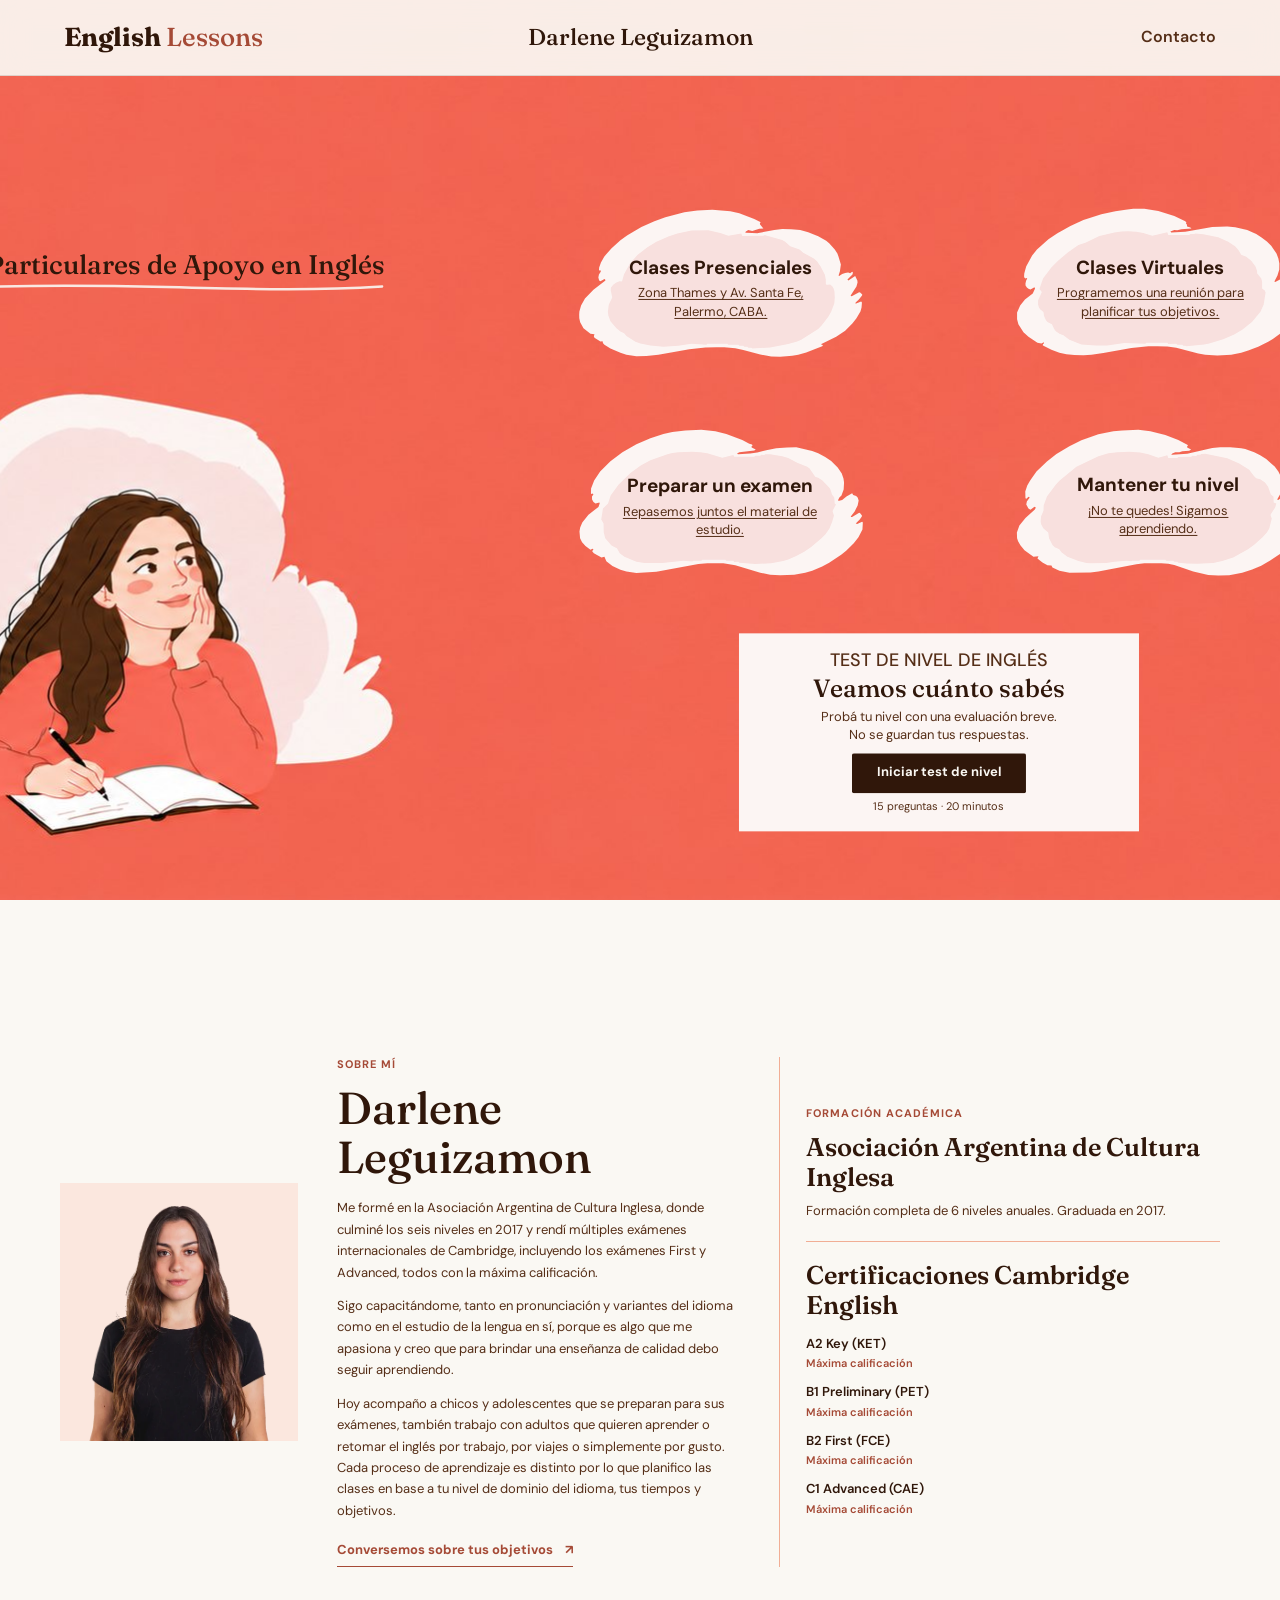
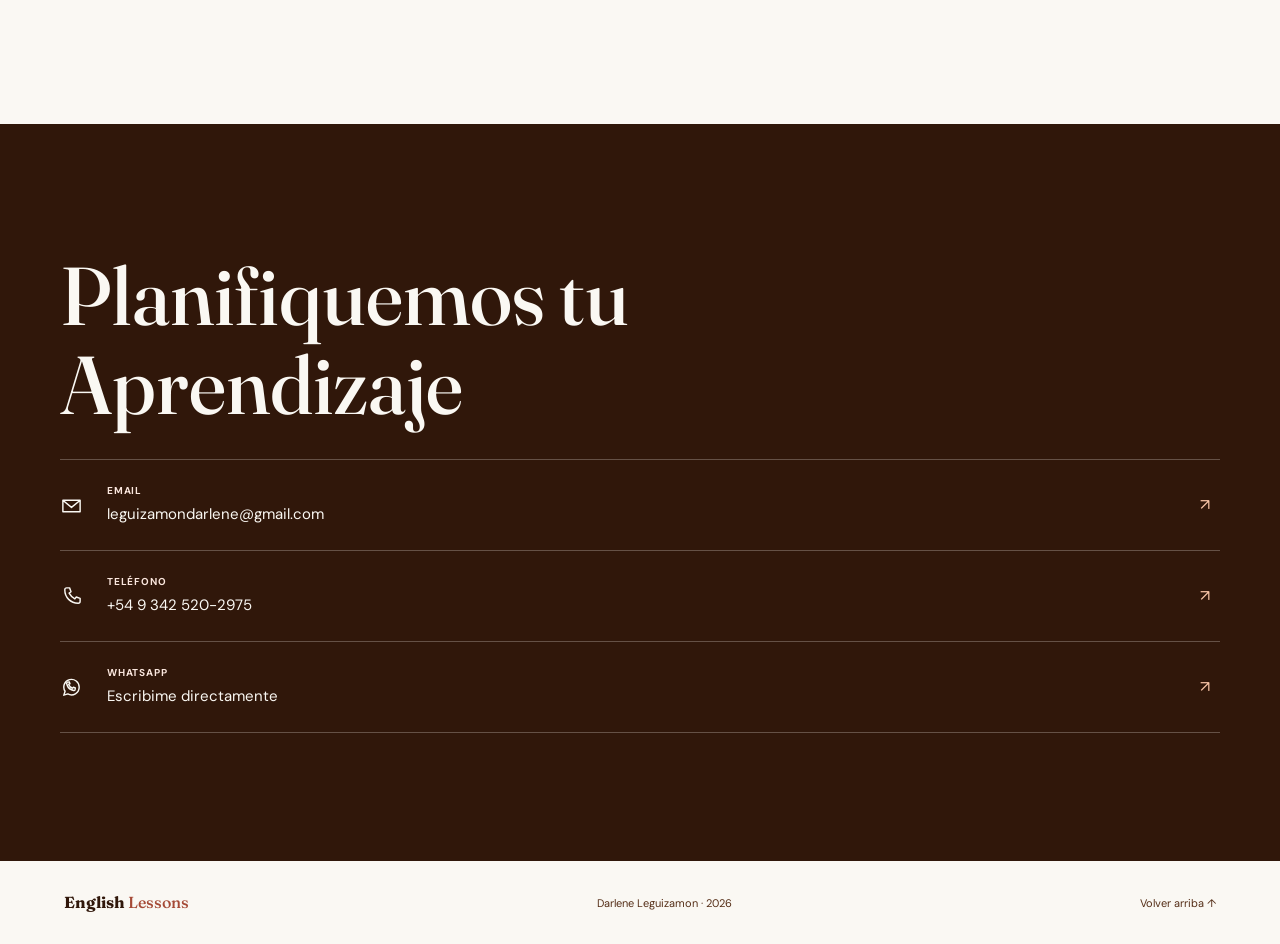
<file: index.html>
<!doctype html>
<html lang="es-AR">
<head>
  <meta charset="utf-8">
  <meta name="viewport" content="width=device-width, initial-scale=1">
  <meta name="description" content="Clases particulares de inglés para chicos, adolescentes y adultos. Preparación para exámenes y acompañamiento personalizado con Darlene Leguizamon.">
  <meta property="og:title" content="English Lessons | Darlene Leguizamon">
  <meta property="og:description" content="Clases particulares de inglés, preparación para exámenes y acompañamiento a tu medida.">
  <meta property="og:type" content="website">
  <meta property="og:site_name" content="English Lessons">
  <meta property="og:locale" content="es_AR">
  <meta property="og:url" content="https://englishlessons.com.ar/">
  <meta property="og:image" content="https://englishlessons.com.ar/assets/img/og-image.jpg">
  <meta property="og:image:width" content="1200">
  <meta property="og:image:height" content="630">
  <meta property="og:image:alt" content="Ilustración de Darlene estudiando con un cuaderno">
  <meta name="twitter:card" content="summary_large_image">
  <meta name="theme-color" content="#FAF8F3">
  <title>English Lessons | Darlene Leguizamon</title>
  <link rel="canonical" href="https://englishlessons.com.ar/">
  <script type="application/ld+json">
  {
    "@context": "https://schema.org",
    "@type": "LocalBusiness",
    "name": "English Lessons | Darlene Leguizamon",
    "description": "Clases particulares de inglés presenciales y virtuales para chicos, adolescentes y adultos. Preparación para exámenes Cambridge.",
    "url": "https://englishlessons.com.ar/",
    "image": "https://englishlessons.com.ar/assets/img/og-image.jpg",
    "telephone": "+5493425202975",
    "email": "leguizamondarlene@gmail.com",
    "address": { "@type": "PostalAddress", "addressLocality": "Palermo", "addressRegion": "Ciudad Autónoma de Buenos Aires", "addressCountry": "AR" },
    "areaServed": "Ciudad Autónoma de Buenos Aires",
    "founder": { "@type": "Person", "name": "Darlene Leguizamon", "jobTitle": "Profesora particular de inglés" }
  }
  </script>
  <link rel="icon" type="image/svg+xml" href="assets/img/favicon.svg">
  <link rel="preconnect" href="https://fonts.googleapis.com">
  <link rel="preconnect" href="https://fonts.gstatic.com" crossorigin>
  <link href="https://fonts.googleapis.com/css2?family=DM+Sans:wght@400;500;600;700&family=Fraunces:opsz,wght@9..144,500;9..144,600;9..144,700&display=swap" rel="stylesheet">
  <link rel="stylesheet" href="css/styles.css">
  <script src="js/main.js" defer></script>
</head>
<body>
  <header class="site-header">
    <a class="wordmark" href="#inicio" aria-label="English Lessons, ir al inicio">English <span>Lessons</span></a>
    <a class="header-person" href="#sobre-mi">Darlene Leguizamon</a>
    <nav class="site-nav" aria-label="Navegación principal"><a href="#contacto">Contacto</a></nav>
  </header>

  <main>
    <section class="hero" id="inicio" aria-label="Clases particulares de inglés">
      <div class="hero-stage">
        <div class="hero-canvas">
          <h1 class="hero-title">Clases Particulares de Apoyo en Inglés</h1>
          <div class="hero-column hero-options" aria-label="Modalidades y objetivos de las clases">
            <article class="brush-item hero-cloud-1 reveal">
              <svg class="hero-cloud-shape" viewBox="812 305 284 147" aria-hidden="true" focusable="false"><path class="hero-cloud-outer" fill-rule="evenodd" d="M930.5 305.5L917.5 307.2L898.5 312.2L887.5 316.3L874.5 322.1L860.5 330.3L853.5 335.3L844.4 343.5L837.4 351.5L834 357.5L832.2 362.5L832 365.5L833.5 365.3L833.9 366.5L832 369.5L831.4 372.5L832.2 375.5L833.5 376.3L837.5 374.2L838.2 374.5L838.5 375.5L826.5 384.9L818 393.5L814.1 400.5L812.4 406.5L812.2 409.5L812.3 413.5L813.2 417.5L816.5 423.5L823.5 428.9L827.5 429.3L826.9 431.5L827.5 432.9L833.5 436.7L835.6 436.5L836.1 438.5L837.5 439.8L843.5 443.6L853.5 448L859.5 449.9L869.5 451.3L879.5 451.1L891.5 449.9L922.5 444.3L938.5 442.7L949.5 442.3L957.5 442.4L968.5 443.5L976.5 445.1L993.5 449.7L1004.5 451.6L1013.5 451.8L1025.5 450.8L1031.5 449.9L1039.5 447.7L1055.5 441.5L1056.3 440.5L1054.2 439.5L1069.5 431.9L1078.5 425.9L1085.9 418.5L1089.8 413.5L1093.8 406.5L1094.9 402.5L1095.3 397.5L1094.5 396.7L1089.5 398.7L1088.7 398.5L1089 397.5L1092.2 394.5L1095.4 390.5L1095.6 389.5L1093.5 387.5L1092.5 387.3L1085.5 391.1L1084.5 391.4L1084 390.5L1089.8 381.5L1090.9 377.5L1090.7 375.5L1088.5 371L1082.5 375.1L1081.5 375.5L1080.8 374.5L1085.8 369.5L1086.3 367.5L1085.5 366.9L1083.5 368.2L1081.5 367.5L1078.5 368.1L1075.5 369.2L1072.5 371.1L1071.9 370.5L1073.2 366.5L1074.2 359.5L1071.8 351.5L1070.7 348.5L1068.1 344.5L1062.5 338.4L1059.5 335.9L1051.5 331.4L1041.5 327.2L1033.5 325.1L1024.5 324.2L1015.5 324.1L1007.5 325L990.5 328.2L979.5 327.9L978.4 327.5L979.1 326.5L981.5 325.1L985.5 325.9L992.5 323.8L996.6 323.5L993.3 319.5L993.1 318.5L993.8 317.5L993.5 317.1L987.5 314.1L972.5 308.2L963.5 306.2L945.5 304.8Z"/><path class="hero-cloud-inner" fill-rule="evenodd" d="M924.5 325.4L910.5 328.5L901.5 331.6L889.5 336.7L880.5 342.2L870.5 350.1L863 358.5L857 369.5L855.4 375.5L854.7 376.5L852.5 376.3L849.5 377.5L846.5 379.5L844 382.5L843.8 385.5L845.3 392.5L841.9 399.5L840.9 406.5L841.4 410.5L843.5 416.5L849.5 423.4L853.5 426.6L857.2 428.5L859.5 431.1L868.5 436.9L873.5 438.7L883.5 440.6L896.5 441.9L911.5 440.8L924.5 439L939.5 440L940.5 439L960.5 439L961.5 440L971.5 439.9L972.5 440.9L976.5 441L977.5 442L980.5 442L981.5 443L984.5 442.9L985.5 443.6L1003.5 442.7L1021.5 439.1L1030.5 436.7L1034.5 435L1051.5 424.1L1055.1 420.5L1061.8 411.5L1064.6 406.5L1067.6 398.5L1068.1 392.5L1067.8 386.5L1066.9 383.5L1065.8 381.5L1063.5 379.7L1060.5 379.9L1059.2 379.5L1059.1 374.5L1058.1 369.5L1053.9 361.5L1050.5 356.5L1047.5 353.8L1036.5 347.7L1032.8 344.5L1023.5 341.4L1018.5 336.7L1015.5 335L998.5 330.3L997.5 330.2L996.5 330.9L975.5 331L974.5 328.6L961.5 330.7L953.5 328L941.5 325.2Z"/></svg>
              <div class="brush-copy"><h2>Clases Presenciales</h2><p><a href="https://www.google.com/maps/search/?api=1&amp;query=Av.+Santa+Fe+y+Thames,+Palermo,+CABA" target="_blank" rel="noopener noreferrer">Zona Thames y Av. Santa Fe, Palermo, CABA.</a></p></div>
            </article>
            <article class="brush-item hero-cloud-2 reveal">
              <svg class="hero-cloud-shape" viewBox="1161 305 282 147" aria-hidden="true" focusable="false"><path class="hero-cloud-outer" fill-rule="evenodd" d="M1271.5 305.5L1259.5 307.2L1245.5 310.3L1227.5 316.1L1214.5 322L1201.5 329.2L1192.5 335.2L1181 345.5L1176.2 351.5L1170.2 362.5L1168.3 369.5L1168.1 372.5L1168.5 373.9L1169.5 374.5L1170.5 374L1171.3 374.5L1170.2 376.5L1169.5 379.5L1169.6 381.5L1170.9 383.5L1172.5 384.9L1174.5 385.6L1178.5 383.3L1179.1 384.5L1176.8 389.5L1169 395.5L1164.2 401.5L1161.1 408.5L1161.1 415.5L1162.4 420.5L1167.5 428.3L1172.5 432.9L1181.5 439L1185.5 439.7L1187.9 438.5L1188.1 439.5L1187 440.5L1186.8 441.5L1187.5 442L1195.5 446L1203.5 448.9L1210.5 450.4L1218.5 451.2L1227.5 451.3L1235.5 450.8L1247.5 449.2L1275.5 444.1L1292.5 442.5L1301.5 442.3L1311.5 442.7L1320.5 443.9L1342.5 449.7L1349.5 451L1361.5 451.7L1375.5 450.8L1385.5 448.9L1392.5 446.7L1402.5 442.9L1412.5 437.9L1417.5 434.9L1428.5 426.7L1433.5 422.3L1439.7 414.5L1441.8 410.5L1443.1 402.5L1442.5 401.7L1436.5 403.9L1435.8 403.5L1440.5 398.5L1442.9 394.5L1441.5 393.1L1439.5 392.9L1431.5 397.2L1430.7 396.5L1434.7 391.5L1437.8 385.5L1439.1 381.5L1438.9 378.5L1437.5 376.5L1436 375.5L1435.5 374L1434.5 374.2L1428.5 379L1427.1 378.5L1430.2 375.5L1430.5 374.2L1424.6 375.5L1419.5 378L1418.7 377.5L1421.8 371.5L1423.6 365.5L1423.7 359.5L1422.7 354.5L1420.8 349.5L1415.5 341.8L1411.2 337.5L1405.5 333.2L1400.5 330.1L1391.5 326.1L1379.5 323.3L1371.5 322.5L1356.5 323.1L1329.5 327.8L1315.5 328.5L1314.6 327.5L1318.5 325.9L1321.5 326.2L1325.5 325.3L1335.7 324.5L1334.6 323.5L1331.3 322.5L1331.1 320.5L1330.2 319.5L1330.6 318.5L1329.5 317.2L1318.5 311.9L1302.5 306.9L1288.5 304.8L1277.5 304.8Z"/><path class="hero-cloud-inner" fill-rule="evenodd" d="M1265.5 327.5L1258.5 328.5L1243.5 332.1L1229.5 338.7L1222.5 341L1211.5 348.9L1202.4 356.5L1195.4 363.5L1187.1 374.5L1183.6 384.5L1183.7 385.5L1185.6 387.5L1185.7 388.5L1182.1 396.5L1182.1 400.5L1183 403.5L1184.4 405.5L1187.5 408.2L1188.2 412.5L1190 416.5L1191.5 418.1L1196 420.5L1198.4 425.5L1199.9 427.5L1203.5 430L1207.5 431.3L1213.5 435.8L1225.5 440.6L1239.5 441.6L1251.5 441.6L1268.5 439.1L1289.5 440L1290.5 439L1311.5 439L1312.5 440.1L1320.5 440L1321.5 441L1326.5 441L1327.5 442L1329.5 441.9L1330.5 442.5L1348.5 440.7L1353.5 439.7L1367.5 435.5L1378.5 430.6L1386.5 426L1396.5 418L1404.9 407.5L1408 400.5L1409.9 388.5L1409.1 386.5L1406.4 384.5L1406.4 377.5L1405.6 374.5L1401.5 369.7L1401.2 366.5L1399.8 362.5L1395.5 356.8L1390.5 352.7L1385.5 350.7L1383 346.5L1379.6 342.5L1372.5 337.9L1362.5 333.4L1347.5 330.2L1339.5 329.6L1338.5 330.1L1334.5 330.1L1333.5 331L1312.5 331L1311.5 328.2L1296.5 331.8L1287.5 329.1L1280.5 327.9L1272.5 327.2Z"/></svg>
              <div class="brush-copy"><h2>Clases Virtuales</h2><p><a href="https://wa.me/5493425202975?text=Hola%20Darlene!%20quiero%20tomar%20Clases%20Virtuales%20de%20Ingles" target="_blank" rel="noopener noreferrer">Programemos una reunión para planificar tus objetivos.</a></p></div>
            </article>
            <article class="brush-item hero-cloud-3 reveal">
              <svg class="hero-cloud-shape" viewBox="806 515 284 145" aria-hidden="true" focusable="false"><path class="hero-cloud-outer" fill-rule="evenodd" d="M912.5 515.4L899.5 517.1L890.5 519.1L877.5 523.2L863.5 529.3L849.5 537.3L837.5 546.3L827.2 556.5L821.2 565.5L818.1 573.5L818 578.5L818.5 579.1L820 578.5L820.4 579.5L819 581.5L819.1 584.5L820.5 587.1L822.5 588.7L826.5 587.6L826.7 588.5L825.5 592L815.5 599.8L809.3 607.5L807.2 612.5L806.5 616.5L807.1 623.5L809.1 627.5L812.5 631.2L817.5 634.8L819.5 634L820.5 634.5L819.2 636.5L820.9 638.5L828.5 642.6L831.5 642L833.4 646.5L839.5 651.1L847.5 654.8L853.5 656.7L863.5 658.2L883.5 657L925.5 649.1L934.5 648.4L950.5 648.5L962.5 650.4L987.5 657.8L997.5 660L1007.5 660.5L1021.5 660L1032.5 657.8L1039.5 655.8L1049.5 651.6L1056.5 647.8L1068.5 639.9L1073.5 635.8L1081.1 628.5L1085.8 622.5L1089.8 614.5L1090.2 607.5L1089.5 606.9L1084.5 609L1083.1 608.5L1087.1 604.5L1089.2 601.5L1089.3 600.5L1087.5 598.3L1086.5 597.9L1079.5 602L1078.5 602.2L1078.1 601.5L1082 596.5L1085 590.5L1086 585.5L1085 582.5L1083.5 581L1080.5 580L1079.5 578.3L1073.8 581.5L1069.5 585.2L1066.5 585.8L1065.2 585.5L1066.7 582.5L1068.8 580.5L1071 574.5L1071.4 567.5L1070.8 563.5L1069.1 558.5L1065 552.5L1058.5 546.1L1052.5 542.1L1045.5 538.3L1039.5 536.1L1023.5 532.3L1014.5 532.4L1003.5 533.3L993.5 535.2L984.5 537.6L977.5 538.6L965.5 539.3L964.5 539L964.4 538.5L966.5 537.2L981.5 535.6L983 534.5L978.9 532.5L978.7 531.5L979.8 530.5L979.2 529.5L976.5 528.7L969.5 525L953.5 519.1L942.5 516.2L928.5 514.8Z"/><path class="hero-cloud-inner" fill-rule="evenodd" d="M905.5 537.4L899.5 538.1L894.5 539.4L877.5 545.3L867.8 550.5L857.5 558L845.5 569.9L837.7 580.5L835.1 588.5L830 593.5L828.3 604.5L830.6 608.5L830.8 617.5L832.3 623.5L838.5 630.6L844 633.5L846.8 638.5L851.5 641.9L863.5 646.9L871.5 648.2L889.5 648.2L910.5 645.8L919.5 646.7L920.5 645.9L928.5 646L929.5 644.9L950.5 645L952.5 645L953.5 646L960.5 646L961.5 647.1L965.5 647L966.5 647.9L982.5 649.2L998.5 648.4L1010.5 646.2L1015.5 644.7L1023.5 641.2L1031.5 636.8L1038.5 632.1L1048.8 623.5L1052.6 619.5L1056.8 613.5L1059.6 606.5L1061.3 600.5L1059.9 596.5L1060.1 595.5L1063.3 589.5L1062 588.5L1061.6 582.5L1059.3 579.5L1057.8 574.5L1056.5 572.5L1049.5 565.3L1045.5 562.9L1042.5 561.8L1036.9 553.5L1034.5 551.8L1024.5 547.8L1015.5 543.1L1009.5 541.4L997.5 539.4L992.5 539.2L991.5 540L988.5 539.9L987.5 540.9L982.5 540.9L981.5 541.9L961.5 541.9L960.5 540.1L949.5 542.9L934.5 538.4L927.5 537.3L919.5 536.7Z"/></svg>
              <div class="brush-copy"><h2>Preparar un examen</h2><p><a href="https://wa.me/5493425202975?text=Hola%20Darlene!%20quiero%20Prepararme%20para%20rendir%20un%20Examen" target="_blank" rel="noopener noreferrer">Repasemos juntos el material de estudio.</a></p></div>
            </article>
            <article class="brush-item hero-cloud-4 reveal">
              <svg class="hero-cloud-shape" viewBox="1164 515 285 146" aria-hidden="true" focusable="false"><path class="hero-cloud-outer" fill-rule="evenodd" d="M1269.5 515.4L1260.5 516.2L1245.5 519.3L1228.5 525.2L1216.5 531.2L1203.5 539.1L1194 546.5L1183.5 556.6L1177.2 565.5L1174.3 570.5L1172.3 576.5L1172.5 583.3L1173.5 583.8L1175.5 581.8L1176.8 582.5L1173.9 586.5L1173.3 589.5L1175.5 593.5L1177.5 594.8L1181.5 591.9L1182.9 592.5L1181.9 594.5L1172.5 603.1L1166.4 610.5L1163.9 617.5L1164.1 623.5L1165.1 626.5L1167.4 630.5L1171.5 635.4L1180.5 641.8L1185.5 641.4L1184.5 643.6L1189.5 647.7L1194.5 650.5L1198.5 650.7L1199.5 652.7L1206.5 655.8L1216.5 657.8L1237.5 657.7L1245.5 656.7L1283.5 649.3L1291.5 648.4L1308.5 648.4L1315.5 649L1321.5 650.2L1340.5 656.6L1355.5 660.1L1365.5 660.7L1376.5 660.3L1389.5 657.8L1399.5 654.7L1408.5 650.8L1417.5 645.7L1426.5 639.7L1433.5 634L1440.7 626.5L1445.6 619.5L1448.6 612.5L1449.1 607.5L1448.5 606.5L1447.5 606.5L1443.5 608.6L1442.5 607.5L1444.8 605.5L1448.3 600.5L1446.5 597.7L1445.5 597.7L1438.5 601L1437.5 601.2L1437.2 600.5L1441.7 593.5L1443.5 589.5L1444.1 585.5L1443.2 582.5L1442.5 581.5L1439.5 580L1438.5 578.8L1437.5 578.6L1431.5 581.1L1425.5 585L1424.5 584.6L1427.5 579.4L1428.9 575.5L1429.8 567.5L1428.6 562.5L1425.7 556.5L1422 551.5L1413.5 544.1L1407.5 540.2L1401.5 537.4L1392.5 534L1388.5 533.2L1377.5 532.2L1367.5 532.3L1359.5 533.1L1334.5 538.8L1319.5 539.9L1318.4 539.5L1319.5 538.5L1322.5 537.3L1326.5 537.2L1329.5 536.3L1336.5 535.7L1338.3 534.5L1334.4 532.5L1334.3 531.5L1335.2 530.5L1334.5 529.7L1325.5 525L1312.5 520.1L1297.5 516.2L1285.5 514.8Z"/><path class="hero-cloud-inner" fill-rule="evenodd" d="M1264.5 537.3L1255.5 538.4L1245.5 541.2L1223.5 551.9L1206.7 565.5L1203 569.5L1194 581.5L1190.7 590.5L1190.6 595.5L1188.1 601.5L1187.7 606.5L1188.3 609.5L1190.5 613.6L1195.3 617.5L1196.1 623.5L1199.7 630.5L1201.8 632.5L1206.4 634.5L1208.5 637.5L1214.5 641.9L1225.5 646.2L1233.5 648.1L1237.5 648.4L1253.5 648.2L1261.5 646.8L1273.5 646L1278.5 646.5L1279.5 646L1286.5 646L1287.5 645L1293.5 645L1312.5 645L1313.5 646L1320.5 646L1321.5 647L1324.5 647L1325.5 647.8L1333.5 648.6L1344.5 648.8L1360.5 648.2L1369.5 646.2L1380.5 642.7L1395.3 634.5L1401.5 630L1409.9 622.5L1414.2 617.5L1416.6 613.5L1419.1 603.5L1417.9 600.5L1418 599.5L1422.5 592.5L1423.7 588.5L1421 587.5L1420.8 581.5L1418.2 579.5L1415.3 571.5L1412.3 567.5L1407.5 564.4L1403.5 563.2L1400.8 560.5L1396.5 554.8L1386.5 548.5L1374.5 543.3L1352.5 538.8L1348.5 539L1347.5 539.9L1344.5 539.9L1343.5 541L1339.5 540.9L1338.5 541.9L1325.5 542L1324.5 543L1315.5 543L1314.5 540.2L1305.5 542.7L1295.5 539.4L1287.5 537.5L1276.5 536.7Z"/></svg>
              <div class="brush-copy"><h2>Mantener tu nivel</h2><p><a href="https://wa.me/5493425202975?text=Hola%20Darlene!%20quiero%20Mantener%20mi%20nivel%20de%20Ingles" target="_blank" rel="noopener noreferrer">¡No te quedes! Sigamos aprendiendo.</a></p></div>
            </article>
          </div>
          <div class="hero-column hero-test">
            <div class="test-invitation reveal">
              <p class="test-card-label">TEST DE NIVEL DE INGLÉS</p>
              <h2>Veamos cuánto sabés</h2>
              <p>Probá tu nivel con una evaluación breve.<br>No se guardan tus respuestas.</p>
              <a class="button button-dark" href="test.html">Iniciar test de nivel</a>
              <span class="invitation-note">15 preguntas · 20 minutos</span>
            </div>
          </div>
        </div>
      </div>
    </section>

    <section class="about-section section-wrap" id="sobre-mi">
      <div class="about-layout">
        <figure class="portrait-frame reveal"><img src="assets/img/darlene.webp" alt="Darlene Leguizamon, profesora particular de inglés" width="520" height="561" loading="lazy"></figure>
        <div class="about-copy reveal"><p class="eyebrow">Sobre mí</p><h2>Darlene Leguizamon</h2>
          <p>Me formé en la Asociación Argentina de Cultura Inglesa, donde culminé los seis niveles en 2017 y rendí múltiples exámenes internacionales de Cambridge, incluyendo los exámenes First y Advanced, todos con la máxima calificación.</p>
          <p>Sigo capacitándome, tanto en pronunciación y variantes del idioma como en el estudio de la lengua en sí, porque es algo que me apasiona y creo que para brindar una enseñanza de calidad debo seguir aprendiendo.</p>
          <p>Hoy acompaño a chicos y adolescentes que se preparan para sus exámenes, también trabajo con adultos que quieren aprender o retomar el inglés por trabajo, por viajes o simplemente por gusto. Cada proceso de aprendizaje es distinto por lo que planifico las clases en base a tu nivel de dominio del idioma, tus tiempos y objetivos.</p>
          <a class="text-link" href="#contacto">Conversemos sobre tus objetivos <span aria-hidden="true">↗&#xFE0E;</span></a>
        </div>
        <div class="training-block reveal">
          <p class="eyebrow">Formación académica</p>
          <div class="training-grid">
            <article class="training-item">
              <h3>Asociación Argentina de Cultura Inglesa</h3>
              <p>Formación completa de 6 niveles anuales. Graduada en 2017.</p>
            </article>
            <article class="training-item">
              <h3>Certificaciones Cambridge English</h3>
              <ul class="cambridge-list">
                <li>A2 Key (KET) <span>Máxima calificación</span></li>
                <li>B1 Preliminary (PET) <span>Máxima calificación</span></li>
                <li>B2 First (FCE) <span>Máxima calificación</span></li>
                <li>C1 Advanced (CAE) <span>Máxima calificación</span></li>
              </ul>
            </article>
          </div>
        </div>
      </div>
    </section>

    <section class="contact-section" id="contacto"><div class="contact-inner section-wrap">
      <div class="contact-heading reveal"><h2>Planifiquemos tu Aprendizaje</h2></div>
      <div class="contact-list">
        <a class="contact-link reveal" href="mailto:leguizamondarlene@gmail.com"><svg viewBox="0 0 24 24" aria-hidden="true"><path d="M3 6.5h18v12H3zM3.5 7l8.5 7 8.5-7"/></svg><span><small>Email</small>leguizamondarlene@gmail.com</span><span class="contact-arrow" aria-hidden="true">↗&#xFE0E;</span></a>
        <a class="contact-link reveal" href="tel:+5493425202975"><svg viewBox="0 0 24 24" aria-hidden="true"><path d="M7 3h3l1.5 4-2 1.5a15 15 0 0 0 6 6l1.5-2 4 1.5v3c0 1.2-.8 2-2 2C11 19 5 13 5 5c0-1.2.8-2 2-2z"/></svg><span><small>Teléfono</small>+54 9 342 520-2975</span><span class="contact-arrow" aria-hidden="true">↗&#xFE0E;</span></a>
        <a class="contact-link reveal" href="https://wa.me/5493425202975" target="_blank" rel="noopener noreferrer"><svg viewBox="0 0 24 24" aria-hidden="true"><path d="M20 11.7a8 8 0 0 1-11.8 7L4 20l1.3-4.1A8 8 0 1 1 20 11.7z"/><path d="M9 8.5c.5 2 2 3.5 4 4.2l1-1 2 .8-.3 1.8c-.2.6-.8.9-1.5.8-3.6-.7-6.6-3.7-7.2-7.2-.1-.7.2-1.3.8-1.5l1.8-.3.8 2z"/></svg><span><small>WhatsApp</small>Escribime directamente</span><span class="contact-arrow" aria-hidden="true">↗&#xFE0E;</span></a>
      </div>
    </div></section>
  </main>
  <footer class="site-footer"><a class="wordmark" href="#inicio">English <span>Lessons</span></a><span>Darlene Leguizamon · <span id="current-year"></span></span><a class="back-top" href="#inicio">Volver arriba ↑</a></footer>
</body>
</html>
</file>
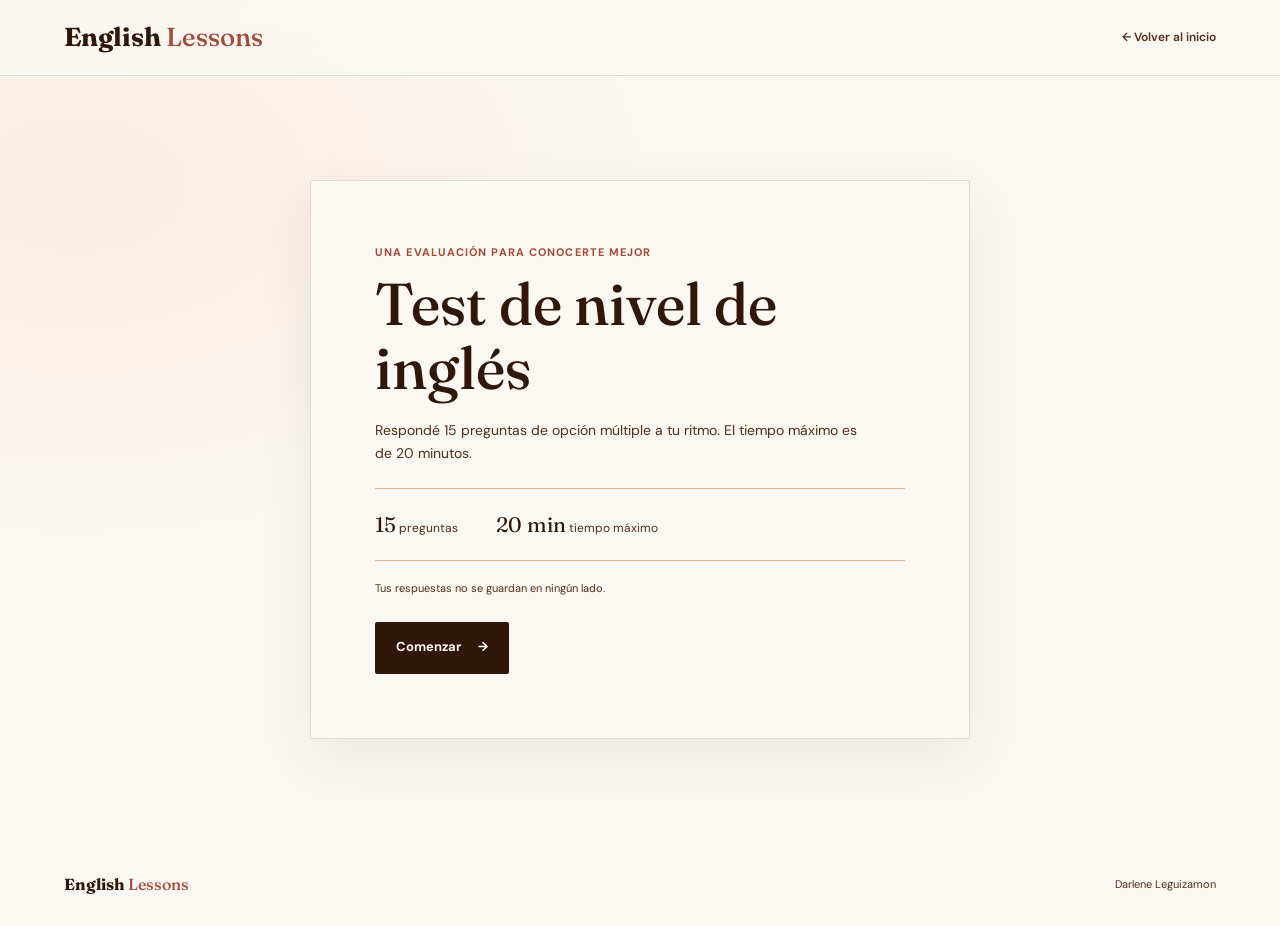
<file: test.html>
<!doctype html>
<html lang="es-AR">
<head>
  <meta charset="utf-8">
  <meta name="viewport" content="width=device-width, initial-scale=1">
  <meta name="description" content="Evaluá tu nivel de inglés con esta prueba breve y privada de Darlene Leguizamon.">
  <meta property="og:title" content="Test de nivel de inglés | English Lessons">
  <meta property="og:description" content="15 preguntas, 20 minutos. Probá tu nivel de inglés: no se guardan tus respuestas.">
  <meta property="og:type" content="website">
  <meta property="og:site_name" content="English Lessons">
  <meta property="og:locale" content="es_AR">
  <meta property="og:url" content="https://englishlessons.com.ar/test.html">
  <meta property="og:image" content="https://englishlessons.com.ar/assets/img/og-image.jpg">
  <meta property="og:image:width" content="1200">
  <meta property="og:image:height" content="630">
  <meta property="og:image:alt" content="Ilustración de Darlene estudiando con un cuaderno">
  <meta name="twitter:card" content="summary_large_image">
  <meta name="theme-color" content="#FAF8F3">
  <title>Test de nivel | English Lessons</title>
  <link rel="canonical" href="https://englishlessons.com.ar/test.html">
  <link rel="icon" type="image/svg+xml" href="assets/img/favicon.svg">
  <link rel="preconnect" href="https://fonts.googleapis.com">
  <link rel="preconnect" href="https://fonts.gstatic.com" crossorigin>
  <link href="https://fonts.googleapis.com/css2?family=DM+Sans:wght@400;500;600;700&family=Fraunces:opsz,wght@9..144,500;9..144,600;9..144,700&display=swap" rel="stylesheet">
  <link rel="stylesheet" href="css/styles.css">
  <script src="js/questions.js" defer></script>
  <script src="js/test.js" defer></script>
</head>
<body class="test-page">
  <header class="test-header">
    <a class="wordmark" href="index.html">English <span>Lessons</span></a>
    <a class="back-link" href="index.html">← Volver al inicio</a>
  </header>
  <main class="test-main">
    <section class="test-panel" id="test-welcome" aria-labelledby="test-title">
      <p class="eyebrow">Una evaluación para conocerte mejor</p>
      <h1 id="test-title">Test de nivel de inglés</h1>
      <p class="test-lead">Respondé 15 preguntas de opción múltiple a tu ritmo. El tiempo máximo es de 20 minutos.</p>
      <ul class="test-facts"><li><span>15</span> preguntas</li><li><span>20 min</span> tiempo máximo</li></ul>
      <p class="privacy-note">Tus respuestas no se guardan en ningún lado.</p>
      <button class="button button-dark" id="start-test" type="button">Comenzar <span aria-hidden="true">→</span></button>
    </section>

    <section class="quiz-section" id="quiz-screen" hidden aria-label="Preguntas del test">
      <div class="quiz-toolbar"><div class="quiz-progress-copy"><span id="answered-count">0</span> de <span id="total-count">15</span> respondidas</div><div class="timer" id="timer" role="timer" aria-live="off" aria-label="Tiempo restante">20:00</div></div>
      <div class="progress-track" id="progress-track" role="progressbar" aria-label="Progreso del test" aria-valuemin="0" aria-valuemax="15" aria-valuenow="0"><span id="progress-fill"></span></div>
      <p class="quiz-instruction">Elegí una opción en cada pregunta.</p>
      <form id="quiz-form"><div id="questions-container" class="questions-list"></div><button class="button button-dark finish-button" type="submit">Finalizar examen <span aria-hidden="true">→</span></button></form>
    </section>

    <section class="result-panel" id="result-screen" hidden aria-live="polite" aria-labelledby="result-title">
      <p class="eyebrow">Evaluación finalizada</p><h1 id="result-title" tabindex="-1">Tu resultado</h1>
      <div class="result-score"><span id="score-percentage">0</span><span>%</span></div>
      <p id="result-message" class="result-message"></p><p class="result-detail" id="result-detail"></p>
      <div class="result-actions"><a class="button button-dark" id="result-whatsapp" href="https://wa.me/5493425202975" target="_blank" rel="noopener noreferrer">Hablemos por WhatsApp <span aria-hidden="true">↗&#xFE0E;</span></a><a class="button button-outline" href="index.html">Volver al inicio</a></div>
    </section>
  </main>
  <footer class="site-footer test-footer"><a class="wordmark" href="index.html">English <span>Lessons</span></a><span>Darlene Leguizamon</span></footer>
</body>
</html>
</file>
<file: css/styles.css>
:root {
  color-scheme: light;
  --coral-primary: #F97866;
  --warm-white: #FAF8F3;
  --cream-pink: #FBE7DE;
  --hair-brown: #552E17;
  --dark-brown: #30170A;
  --peach: #FCC7A9;
  --soft-salmon: #F1AE95;
  --terracotta: #A54A36;
  --ink: var(--dark-brown);
  --ink-soft: var(--hair-brown);
  --primary: var(--dark-brown);
  --paper: var(--warm-white);
  --serif: "Fraunces", Georgia, serif;
  --sans: "DM Sans", "Trebuchet MS", sans-serif;
  --content: 1160px;
}

*,
*::before,
*::after { box-sizing: border-box; }

html { scroll-behavior: smooth; scroll-padding-top: 90px; }
body { margin: 0; color: var(--ink); background: var(--paper); font-family: var(--sans); font-size: 16px; line-height: 1.65; }
button, input { font: inherit; }
a { color: inherit; }
[hidden] { display: none !important; }

button:focus-visible,
a:focus-visible,
input:focus-visible + .answer-marker { outline: 3px solid var(--terracotta); outline-offset: 4px; }

.site-header,
.test-header {
  position: fixed;
  z-index: 10;
  inset: 0 0 auto;
  display: flex;
  align-items: center;
  justify-content: space-between;
  height: 76px;
  padding: 0 clamp(22px, 5vw, 76px);
  background: rgb(250 248 243 / 93%);
  border-bottom: 1px solid rgb(48 23 10 / 13%);
  backdrop-filter: blur(14px);
}
.site-header { display: grid; grid-template-columns: minmax(0, 1fr) auto minmax(0, 1fr); }
.wordmark { color: var(--primary); font-family: var(--serif); font-size: 26px; font-weight: 700; text-decoration: none; white-space: nowrap; }
.wordmark span { color: var(--terracotta); font-weight: 500; }
.header-person { justify-self: center; color: var(--primary); font-family: var(--serif); font-size: 23px; font-weight: 500; text-decoration: none; white-space: nowrap; }
.site-nav { display: flex; align-items: center; justify-self: end; gap: clamp(18px, 3vw, 42px); }
.site-nav a,
.back-link { color: var(--ink-soft); font-size: 16px; font-weight: 600; text-decoration: none; transition: color .2s ease; }
.site-nav a:hover,
.back-link:hover { color: var(--terracotta); }

.hero {
  position: relative;
  display: grid;
  grid-template-columns: minmax(0, 1.05fr) minmax(0, 1fr) minmax(0, 1fr);
  grid-template-rows: minmax(190px, .75fr) minmax(200px, .8fr) minmax(220px, .85fr);
  min-height: max(760px, 100svh);
  overflow: hidden;
  padding-top: 76px;
  background-color: var(--coral-primary);
}
.hero::before {
  position: absolute;
  z-index: 0;
  inset: 0 0 auto;
  height: 100svh;
  background: url("../assets/img/hero-bg.jpg") center bottom / cover no-repeat;
  content: "";
  pointer-events: none;
}
/* .hero-canvas replica el encuadre del fondo (cover, center bottom): sus hijos se ubican en coordenadas de la imagen (1746 x 901). */
.hero-stage { position: absolute; z-index: 1; inset: 0 0 auto; height: 100svh; container-type: size; pointer-events: none; }
.hero-canvas { position: absolute; bottom: 0; left: 50%; width: max(100cqw, 100cqh * 1746 / 901); aspect-ratio: 1746 / 901; container-type: inline-size; transform: translateX(-50%); }
.hero .hero-title { position: absolute; top: calc(250 / 901 * 100%); left: calc(130 / 1746 * 100%); max-width: none; color: var(--dark-brown); font-size: 1.54cqw; line-height: 1.1; pointer-events: auto; white-space: nowrap; }
.hero .hero-title::after { position: absolute; top: 100%; left: 0; width: 100%; height: .45em; margin-top: .12em; background: url("data:image/svg+xml,%3Csvg xmlns='http://www.w3.org/2000/svg' viewBox='0 0 356 9' preserveAspectRatio='none'%3E%3Cpath d='M2 6.2C58 2.4 128 2 196 3.6s112 2.2 158-.4' fill='none' stroke='%23FAF8F3' stroke-width='1.6' stroke-linecap='round'/%3E%3C/svg%3E") no-repeat left center / 100% 100%; content: ""; opacity: .9; }
/* Nubes, en píxeles de la imagen: --x / --y esquina superior izquierda y --w ancho de la nube; --tx / --ty centro del texto medido desde esa esquina y --tw su ancho. */
.hero-cloud-outer { fill: #FCF5F3; }
.hero-cloud-inner { fill: #F8E0DE; }
.hero-cloud-1 { --x: 812; --y: 210; --w: 284; --tx: 142; --ty: 79; --tw: 200; }
.hero-cloud-2 { --x: 1250; --y: 209; --w: 282; --tx: 134; --ty: 80; --tw: 200; }
.hero-cloud-3 { --x: 812; --y: 430; --w: 284; --tx: 141; --ty: 78; --tw: 200; }
.hero-cloud-4 { --x: 1250; --y: 430; --w: 285; --tx: 142; --ty: 77; --tw: 200; }
.hero-column { position: relative; z-index: 1; display: flex; min-width: 0; flex-direction: column; justify-content: center; padding: 24px; }
.eyebrow { margin: 0 0 13px; color: var(--terracotta); font-size: 11px; font-weight: 700; letter-spacing: .1em; line-height: 1.3; text-transform: uppercase; }
.hero h1,
.about-copy h2,
.contact-heading h2,
.test-panel h1,
.result-panel h1 { margin: 0; font-family: var(--serif); font-weight: 500; line-height: 1.08; }
.hero-options { grid-column: 2 / 4; grid-row: 1 / 3; display: grid; grid-template-columns: repeat(2, minmax(0, 1fr)); grid-template-rows: repeat(2, minmax(150px, 1fr)); gap: 8px 14px; align-content: stretch; padding: 18px clamp(20px, 2.6vw, 38px); }
.brush-item { display: grid; min-width: 0; min-height: 150px; place-items: center; }
.brush-copy { position: relative; z-index: 1; width: min(82%, 280px); color: var(--dark-brown); text-align: center; }
.brush-copy h2 { margin: 0; font-family: var(--sans); font-size: clamp(17px, 1.5vw, 21px); font-weight: 700; line-height: 1.2; }
.brush-copy p { margin: 8px 0 0; color: var(--hair-brown); font-size: clamp(12px, 1.05vw, 14px); line-height: 1.4; }
.brush-copy a { text-underline-offset: 2px; transition: color .2s ease; }
.brush-copy a:hover { color: var(--terracotta); }
.hero-cloud-shape { display: none; }
@media (min-width: 901px) {
  .hero-canvas { --px: calc(100cqw / 1746); }
  .hero-options { display: contents; }
  .brush-item { position: absolute; top: calc(var(--y) * var(--px)); left: calc(var(--x) * var(--px)); display: block; width: calc(var(--w) * var(--px)); min-height: 0; }
  .hero-cloud-shape { display: block; width: 100%; height: auto; overflow: visible; }
  .brush-copy { position: absolute; top: calc(var(--ty) * var(--px)); left: calc(var(--tx) * var(--px)); width: calc(var(--tw) * var(--px)); transform: translate(-50%, -50%); pointer-events: auto; }
  .brush-copy h2 { font-size: calc(19 * var(--px)); }
  .brush-copy p { margin-top: calc(5 * var(--px)); font-size: calc(13 * var(--px)); }
}
.hero-test { grid-column: 2 / 4; grid-row: 3; align-items: center; padding: 8px clamp(20px, 2.6vw, 38px) 20px; }
.test-invitation { position: relative; width: min(100%, 400px); padding: 16px 24px; background: #FCF5F3; text-align: center; }
@media (min-width: 901px) {
  /* Recuadro del test: centrado en x = 1172 (entre las dos columnas de nubes) y con el borde inferior en y = 832 de la imagen, la base del libro del dibujo.
     El max() evita que en ventanas muy anchas y bajas suba por encima de y = 600 (se taparía con las nubes): 198 px es el alto del recuadro. */
  .hero-test { position: absolute; top: max(calc(832 * var(--px)), calc(600 * var(--px) + 198px)); left: calc(1172 * var(--px)); width: 400px; padding: 0; transform: translate(-50%, -100%); pointer-events: auto; }
}
.test-card-label { margin: 0 0 2px; color: var(--hair-brown); font-size: 18px; font-weight: 500; line-height: 1.3; }
.test-invitation h2 { margin: 0; font-family: var(--serif); font-size: 25px; font-weight: 500; line-height: 1.15; }
.test-invitation > p:not(.test-card-label) { margin: 5px 0 8px; color: var(--ink-soft); font-size: 13px; line-height: 1.4; }
.button { display: inline-flex; min-height: 52px; align-items: center; justify-content: center; gap: 17px; padding: 13px 20px; border: 1px solid transparent; border-radius: 2px; cursor: pointer; font-size: 13px; font-weight: 700; line-height: 1.3; text-align: center; text-decoration: none; transition: background-color .2s ease, color .2s ease, transform .2s ease; }
.test-invitation .button { min-height: 40px; padding: 8px 24px; }
.button:hover { transform: translateY(-2px); }
.button-dark { color: var(--warm-white); background: var(--dark-brown); }
.button-dark:hover { background: var(--hair-brown); }
.button-outline { color: var(--dark-brown); background: transparent; border-color: var(--dark-brown); }
.button-outline:hover { color: var(--warm-white); background: var(--dark-brown); }
.invitation-note { display: block; margin-top: 4px; color: var(--hair-brown); font-size: 11px; }

.section-wrap { width: min(calc(100% - 48px), var(--content)); margin-inline: auto; }
.about-section { display: flex; min-height: calc(100svh - 76px); align-items: center; padding-block: 30px; }
.section-kicker { display: flex; align-items: center; gap: 13px; margin-bottom: 37px; color: var(--ink-soft); font-size: 11px; font-weight: 700; letter-spacing: .08em; text-transform: uppercase; }
.section-kicker span:first-child { color: var(--terracotta); }
.about-layout { display: grid; width: 100%; grid-template-columns: minmax(190px, .66fr) minmax(0, 1.12fr) minmax(0, 1.22fr); align-items: center; gap: clamp(22px, 3vw, 42px); }
.portrait-frame { position: relative; display: flex; min-height: 390px; align-items: center; justify-content: center; margin: 0; }
/* El recuadro crema es el fondo de la propia foto: el corte a la altura de los codos coincide siempre con su borde inferior. */
.portrait-frame img { position: relative; z-index: 1; display: block; width: 100%; height: auto; max-height: 390px; object-fit: contain; background: var(--cream-pink); }
.about-copy h2 { margin-bottom: 16px; font-size: clamp(33px, 3.5vw, 46px); }
.about-copy > p:not(.eyebrow) { max-width: 640px; margin: 0 0 12px; color: var(--hair-brown); font-size: 13px; line-height: 1.65; }
.text-link { display: inline-flex; gap: 12px; margin-top: 6px; padding-bottom: 5px; color: var(--terracotta); border-bottom: 1px solid currentColor; font-size: 13px; font-weight: 700; text-decoration: none; }
.training-block { align-self: stretch; display: flex; flex-direction: column; justify-content: center; margin: 0; padding-left: clamp(18px, 2vw, 30px); border-left: 1px solid var(--soft-salmon); }
.training-grid { display: grid; grid-template-columns: 1fr; gap: 21px; }
.training-item { padding: 0; }
.training-item + .training-item { padding: 19px 0 0; border-top: 1px solid var(--soft-salmon); }
.training-item h3 { margin: 0 0 8px; color: var(--dark-brown); font-family: var(--serif); font-size: clamp(21px, 2vw, 27px); font-weight: 600; line-height: 1.16; }
.training-item p { max-width: 480px; margin: 0; color: var(--hair-brown); font-size: 13px; line-height: 1.5; }
.cambridge-list { display: grid; gap: 9px; margin: 12px 0 0; padding: 0; list-style: none; color: var(--dark-brown); font-size: 13px; font-weight: 600; }
.cambridge-list li span { display: block; color: var(--terracotta); font-size: 11px; font-weight: 600; }

.contact-section { padding-block: clamp(76px, 10vw, 128px); color: var(--warm-white); background: var(--dark-brown); }
.contact-inner { display: grid; grid-template-columns: 1fr; gap: 30px; }
.contact-heading .eyebrow { color: var(--peach); }
.contact-heading h2 { max-width: 900px; margin: 0; font-size: clamp(54px, 7vw, 82px); }
.contact-list { border-top: 1px solid rgb(250 248 243 / 26%); }
.contact-link { display: grid; grid-template-columns: 30px minmax(0, 1fr) 20px; align-items: center; gap: 17px; min-height: 91px; border-bottom: 1px solid rgb(250 248 243 / 26%); text-decoration: none; transition: padding .2s ease, color .2s ease; }
.contact-link:hover { padding-inline: 8px; color: var(--peach); }
.contact-link svg { width: 23px; fill: none; stroke: currentColor; stroke-linecap: round; stroke-linejoin: round; stroke-width: 1.5; }
.contact-link span:nth-child(2) { overflow-wrap: anywhere; font-size: 15px; }
.contact-link small { display: block; margin-bottom: 3px; color: var(--cream-pink); font-size: 10px; font-weight: 700; letter-spacing: .08em; text-transform: uppercase; }
.contact-arrow { color: var(--peach); }
.site-footer { display: flex; min-height: 83px; align-items: center; justify-content: space-between; gap: 16px; padding: 16px clamp(24px, 5vw, 76px); color: var(--hair-brown); background: var(--warm-white); font-size: 11px; }
.site-footer .wordmark { font-size: 16px; }
.back-top { color: var(--hair-brown); text-decoration: none; }
.reveal { opacity: 0; transform: translateY(15px); transition: opacity .65s ease, transform .65s ease; }
.reveal.is-visible { opacity: 1; transform: translateY(0); }
/* Desde 601 px las nubes y el recuadro del test se ven al cargar la página: aparecen de entrada, sin esperar la animación. */
@media (min-width: 601px) { .hero .reveal { opacity: 1; transform: translateY(0); transition: none; } }

.test-page { display: flex; min-height: 100svh; flex-direction: column; background: radial-gradient(ellipse at 6% 20%, rgb(251 231 222 / 75%), transparent 34%), var(--warm-white); }
.test-header { position: relative; }
.back-link { font-size: 12px; }
.test-main { width: min(calc(100% - 36px), 850px); flex: 1; margin: 0 auto; padding-block: 64px; }
.test-panel,
.result-panel { max-width: 660px; margin: 40px auto; padding: clamp(30px, 6vw, 64px); background: var(--warm-white); border: 1px solid rgb(48 23 10 / 13%); box-shadow: 0 18px 55px rgb(48 23 10 / 7%); }
.test-panel h1,
.result-panel h1 { max-width: 500px; font-size: clamp(38px, 6vw, 59px); }
.test-lead { max-width: 490px; margin: 19px 0 23px; color: var(--hair-brown); font-size: 14px; }
.test-facts { display: flex; gap: 38px; margin: 0 0 18px; padding: 18px 0; list-style: none; border-block: 1px solid var(--soft-salmon); color: var(--hair-brown); font-size: 12px; }
.test-facts span { color: var(--dark-brown); font-family: var(--serif); font-size: 21px; }
.privacy-note { margin: 0 0 25px; color: var(--hair-brown); font-size: 11px; }
.quiz-section { padding-top: 25px; }
.quiz-toolbar { position: sticky; z-index: 4; top: 0; display: flex; align-items: center; justify-content: space-between; gap: 16px; padding: 13px 0; background: rgb(250 248 243 / 95%); backdrop-filter: blur(10px); }
.quiz-progress-copy { color: var(--hair-brown); font-size: 12px; font-weight: 600; }
.timer { min-width: 86px; padding: 7px 11px; color: var(--dark-brown); background: var(--cream-pink); font-size: 17px; font-variant-numeric: tabular-nums; font-weight: 700; text-align: center; }
.timer-warning { color: var(--dark-brown); background: var(--soft-salmon); }
.progress-track { height: 5px; overflow: hidden; background: var(--cream-pink); }
.progress-track span { display: block; width: 0; height: 100%; background: var(--coral-primary); transition: width .2s ease; }
.quiz-instruction { margin: 18px 0 25px; color: var(--hair-brown); font-size: 12px; }
.questions-list { border-top: 1px solid var(--soft-salmon); }
.question-block { min-width: 0; margin: 0; padding: 25px 0 23px; border: 0; border-bottom: 1px solid var(--soft-salmon); }
.question-block legend { display: flex; width: 100%; align-items: flex-start; gap: 13px; padding: 0; font-family: var(--serif); font-size: 20px; font-weight: 600; line-height: 1.35; }
.question-number { flex: 0 0 30px; padding-top: 3px; color: var(--terracotta); font-family: var(--sans); font-size: 11px; font-weight: 700; }
.answer-options { display: grid; grid-template-columns: repeat(3, minmax(0, 1fr)); gap: 9px; margin: 17px 0 0 43px; }
.answer-option { display: flex; min-height: 46px; align-items: center; gap: 9px; padding: 8px 10px; color: var(--hair-brown); background: var(--warm-white); border: 1px solid var(--soft-salmon); cursor: pointer; font-size: 12px; overflow-wrap: anywhere; transition: border-color .15s ease, background-color .15s ease; }
.answer-option:has(input:checked) { color: var(--dark-brown); background: var(--cream-pink); border-color: var(--terracotta); }
.answer-option input { position: absolute; width: 1px; height: 1px; overflow: hidden; clip: rect(0, 0, 0, 0); white-space: nowrap; clip-path: inset(50%); }
.answer-marker { display: inline-grid; width: 16px; height: 16px; flex: 0 0 16px; place-items: center; border: 1px solid var(--hair-brown); border-radius: 50%; }
.answer-option input:checked + .answer-marker { border-color: var(--terracotta); }
.answer-option input:checked + .answer-marker::after { width: 8px; height: 8px; background: var(--terracotta); border-radius: 50%; content: ""; }
.finish-button { margin-top: 28px; }
.result-panel { text-align: center; }
.result-panel .eyebrow { margin-bottom: 16px; }
.result-score { display: flex; align-items: baseline; justify-content: center; margin: 23px 0 14px; color: var(--terracotta); font-family: var(--serif); font-size: clamp(74px, 13vw, 112px); line-height: 1; }
.result-score span:last-child { font-size: .47em; }
.result-message { max-width: 520px; margin: 0 auto; color: var(--hair-brown); font-size: 15px; }
.result-detail { margin: 15px 0 0; color: var(--hair-brown); font-size: 12px; }
.not-found-message { margin-top: 18px; }
.result-actions { display: flex; flex-wrap: wrap; justify-content: center; gap: 12px; margin-top: 29px; }
.test-footer { margin-top: auto; }

@media (max-width: 900px) {
  .hero { grid-template-columns: minmax(0, .95fr) minmax(0, 1.05fr); grid-template-rows: minmax(600px, auto) minmax(220px, auto) auto; min-height: auto; background-color: var(--warm-white); }
  .hero::before { height: 690px; background-position: 18% top; background-size: auto 690px; }
  .hero-stage,
  .hero-canvas { display: contents; }
  /* .hero-stage tiene pointer-events: none (se hereda): sin esto no se pueden tocar las opciones ni el botón del test. */
  .hero-options,
  .hero-test { pointer-events: auto; }
  .hero .hero-title::after { width: 8em; }
  .hero .hero-title { position: relative; z-index: 1; top: auto; left: auto; grid-column: 1; grid-row: 1; align-self: start; max-width: 340px; margin: 96px 18px 0 32px; font-size: 31px; white-space: normal; }
  .hero-options { grid-column: 2; grid-row: 1; grid-template-columns: repeat(2, minmax(0, 1fr)); grid-template-rows: repeat(2, minmax(150px, 1fr)); gap: 4px; padding: 22px 10px; }
  .brush-copy { width: 90%; }
  .brush-copy h2 { font-size: 17px; }
  .brush-copy p { font-size: 12px; }
  /* Nubes en pantallas chicas: la forma de la nube como fondo que se estira a toda la opción (en computadora siguen los SVG del HTML). */
  .brush-item { position: relative; background: url("../assets/img/cloud-light.svg") center / 100% 160px no-repeat; }
  .brush-copy { position: static; width: 74%; }
  /* Toda la nube funciona como link: el ::after del enlace cubre la opción completa. */
  .brush-copy a::after { position: absolute; z-index: 2; inset: 0; content: ""; }
  .hero-test { grid-column: 1 / 3; grid-row: 2; min-height: auto; padding: 10px 8vw 24px; }
  .test-invitation { width: min(100%, 700px); background: var(--cream-pink); }
  .about-section { min-height: auto; padding-block: 52px; }
  .about-layout { grid-template-columns: minmax(190px, .7fr) minmax(0, 1.3fr); align-items: start; gap: 32px; }
  .portrait-frame { min-height: 360px; }
  .portrait-frame img { max-height: 360px; }
  .training-block { grid-column: 1 / -1; display: block; padding: 26px 0 0; border-top: 1px solid var(--soft-salmon); border-left: 0; }
  .training-grid { grid-template-columns: 1fr 1fr; }
  .training-item + .training-item { padding: 0 0 0 22px; border-top: 0; border-left: 1px solid var(--soft-salmon); }
  .contact-heading h2 { max-width: 740px; }
}

@media (min-width: 601px) and (max-width: 760px) {
  .site-header .wordmark { font-size: 21px; }
  .site-header .header-person { font-size: 18px; }
}

@media (max-width: 600px) {
  html { scroll-padding-top: 62px; }
  /* Header en un solo renglón: marca a la izquierda, barra "|" al medio y nombre a la derecha (sin Contacto). */
  .site-header { height: 56px; grid-template-columns: auto minmax(0, 1fr) auto; column-gap: 8px; padding: 0 12px; }
  .site-header .wordmark { order: 1; justify-self: start; font-size: clamp(15px, 4.6vw, 19px); }
  .site-header::after { order: 2; justify-self: center; color: var(--soft-salmon); font-size: 22px; font-weight: 300; line-height: 1; content: "|" / ""; }
  .site-header .header-person { order: 3; justify-self: end; font-size: clamp(14px, 4.2vw, 17px); }
  .site-header .site-nav { display: none; }
  .test-header { height: 66px; padding-inline: 19px; }
  .test-header .wordmark { font-size: 18px; }
  /* La imagen ocupa toda la primera pantalla debajo del header: las nubes recién aparecen al scrollear. */
  .hero { --hero-img: max(360px, calc(100svh - 56px)); display: grid; grid-template-columns: minmax(0, 1fr); grid-template-rows: var(--hero-img) auto auto; min-height: auto; padding-top: 56px; background-color: var(--warm-white); }
  /* La ilustración está a la izquierda de la imagen (~22% del ancho): se corre el encuadre para que quede centrada. */
  /* La imagen empieza justo debajo del header (56 px) y la zona mide lo mismo que la imagen: sin franja crema arriba. */
  /* El centro de la ilustración está en x = 388 de 901 px de alto (43,06%): se alinea con el centro de la pantalla. */
  .hero::before { top: 56px; height: var(--hero-img); background-position: calc(50vw - var(--hero-img) * .4306) bottom; background-size: auto var(--hero-img); }
  .hero-column { width: 100%; padding-inline: 24px; }
  /* Título centrado entre el header y la nube del dibujo (que empieza al 43,73% del alto de la imagen):
     el margen lleva al punto medio y el translate sube la mitad del bloque (texto + línea decorativa de .57em). */
  .hero .hero-title { max-width: 390px; margin: calc(var(--hero-img) * .2186) 24px 0; font-size: 30px; line-height: 1.12; transform: translateY(calc(-50% - .285em)); }
  .hero-options { grid-column: 1; grid-row: 2; grid-template-columns: repeat(2, minmax(0, 1fr)); grid-template-rows: repeat(2, minmax(170px, auto)); gap: 6px; padding: 14px 10px 6px; }
  /* Sobre el fondo crema las nubes van en rosa (el blanco de computadora no se vería). */
  .brush-item { background-image: url("../assets/img/cloud-pink.svg"); background-size: 100% 100%; }
  .brush-copy { width: 76%; }
  .brush-copy h2 { font-size: 16px; }
  .brush-copy p { margin-top: 5px; font-size: 14px; line-height: 1.3; }
  .hero-test { grid-column: 1; grid-row: 3; min-height: auto; padding: 10px 24px 8px; }
  .test-invitation { width: 100%; padding: 21px 17px; }
  .test-card-label { font-size: 15px; }
  .test-invitation h2 { font-size: 23px; }
  .test-invitation > p:not(.test-card-label) { font-size: 14px; }
  .invitation-note { font-size: 13px; }
  .section-wrap { width: min(calc(100% - 42px), var(--content)); }
  .about-section { padding-block: 44px 64px; }
  .about-layout { grid-template-columns: 1fr; gap: 32px; }
  .portrait-frame { width: min(78%, 320px); min-height: 340px; margin-inline: auto; }
  .portrait-frame img { max-height: 340px; }
  .about-copy h2 { font-size: 44px; }
  .training-block { grid-column: auto; padding-top: 25px; }
  .training-grid { grid-template-columns: 1fr; }
  .training-item + .training-item { padding: 17px 0 0; border-top: 1px solid var(--soft-salmon); border-left: 0; }
  .contact-inner { grid-template-columns: 1fr; gap: 35px; }
  .contact-heading h2 { max-width: 320px; font-size: 40px; line-height: 1.12; }
  .contact-link { gap: 11px; min-height: 82px; }
  .contact-link span:nth-child(2) { font-size: 13px; }
  .site-footer { flex-wrap: wrap; padding-inline: 21px; }
  .site-footer > span { order: 3; width: 100%; text-align: center; }
  .test-main { padding-block: 27px 44px; }
  .test-header .back-link { font-size: 11px; }
  .test-panel,
  .result-panel { margin-block: 21px; padding: 28px 22px; }
  .test-panel h1,
  .result-panel h1 { font-size: 42px; }
  .test-facts { gap: 25px; }
  .quiz-section { padding-top: 5px; }
  .question-block { padding-block: 18px; }
  .question-block legend { font-size: 18px; }
  .answer-options { grid-template-columns: 1fr; gap: 7px; margin: 10px 0 0 43px; }
  .answer-option { font-size: 14px; }
  .answer-option { min-height: 42px; }
  .result-actions { flex-direction: column; }
}

@media (prefers-reduced-motion: reduce) {
  *,
  *::before,
  *::after { scroll-behavior: auto !important; animation-duration: .01ms !important; animation-iteration-count: 1 !important; transition-duration: .01ms !important; }
  .reveal { opacity: 1; transform: none; }
}
</file>
